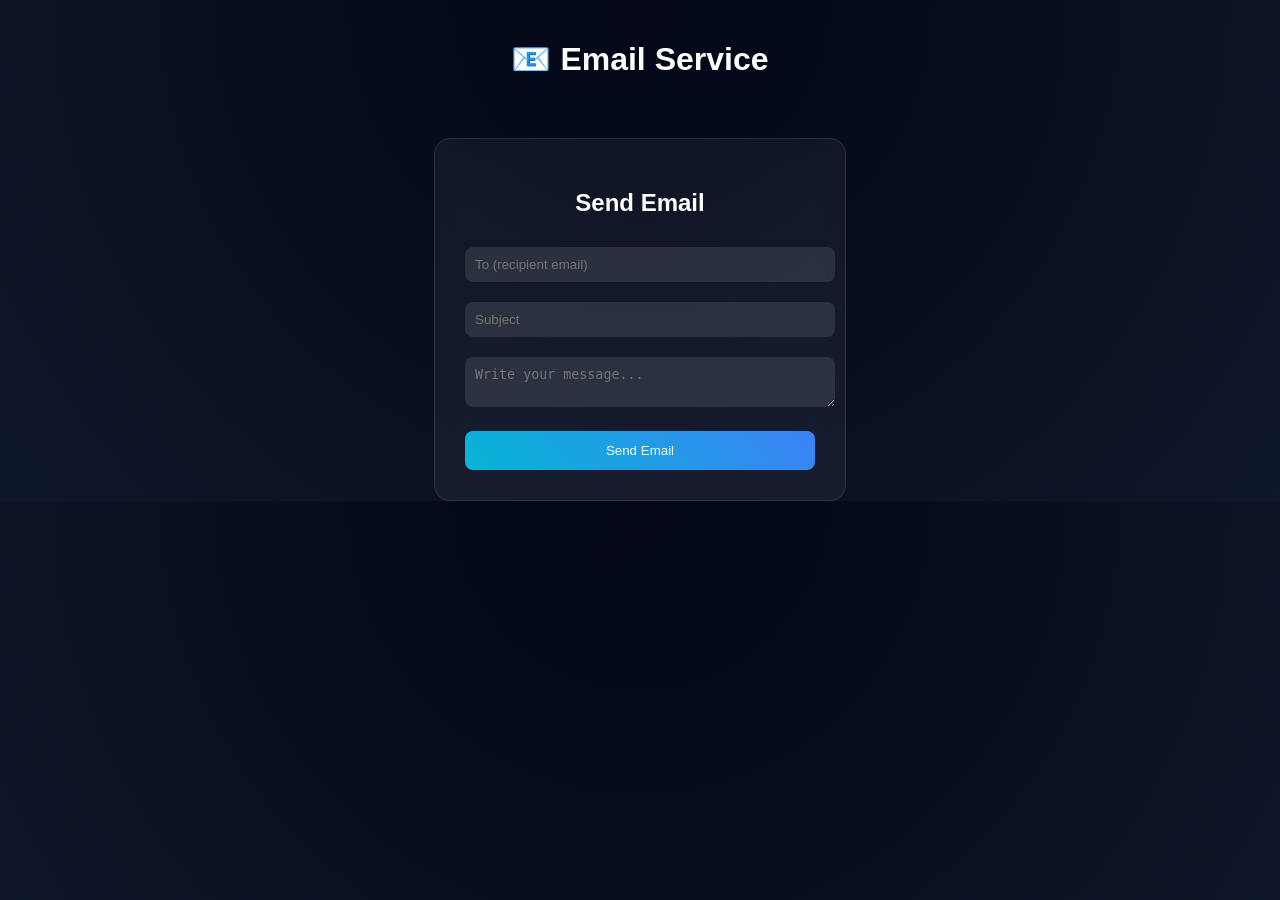
<file: email-ui/index.html>
<!DOCTYPE html>
<html>
<head>
  <meta charset="UTF-8">
  <title>Email Service</title>
  <link rel="stylesheet" href="style.css">
</head>

<body>

<h1>📧 Email Service</h1>

<div class="container">

  <form id="emailForm" class="card">

    <h2>Send Email</h2>

    <input type="email" id="to" placeholder="To (recipient email)" required>

    <input type="text" id="subject" placeholder="Subject" required>

    <textarea id="message" placeholder="Write your message..." required></textarea>

    <button type="submit">Send Email</button>

  </form>

  <div id="successMessage" class="success hidden">
    ✅ Email Sent Successfully!
  </div>

</div>

<script src="script.js"></script>

</body>
</html>
</file>
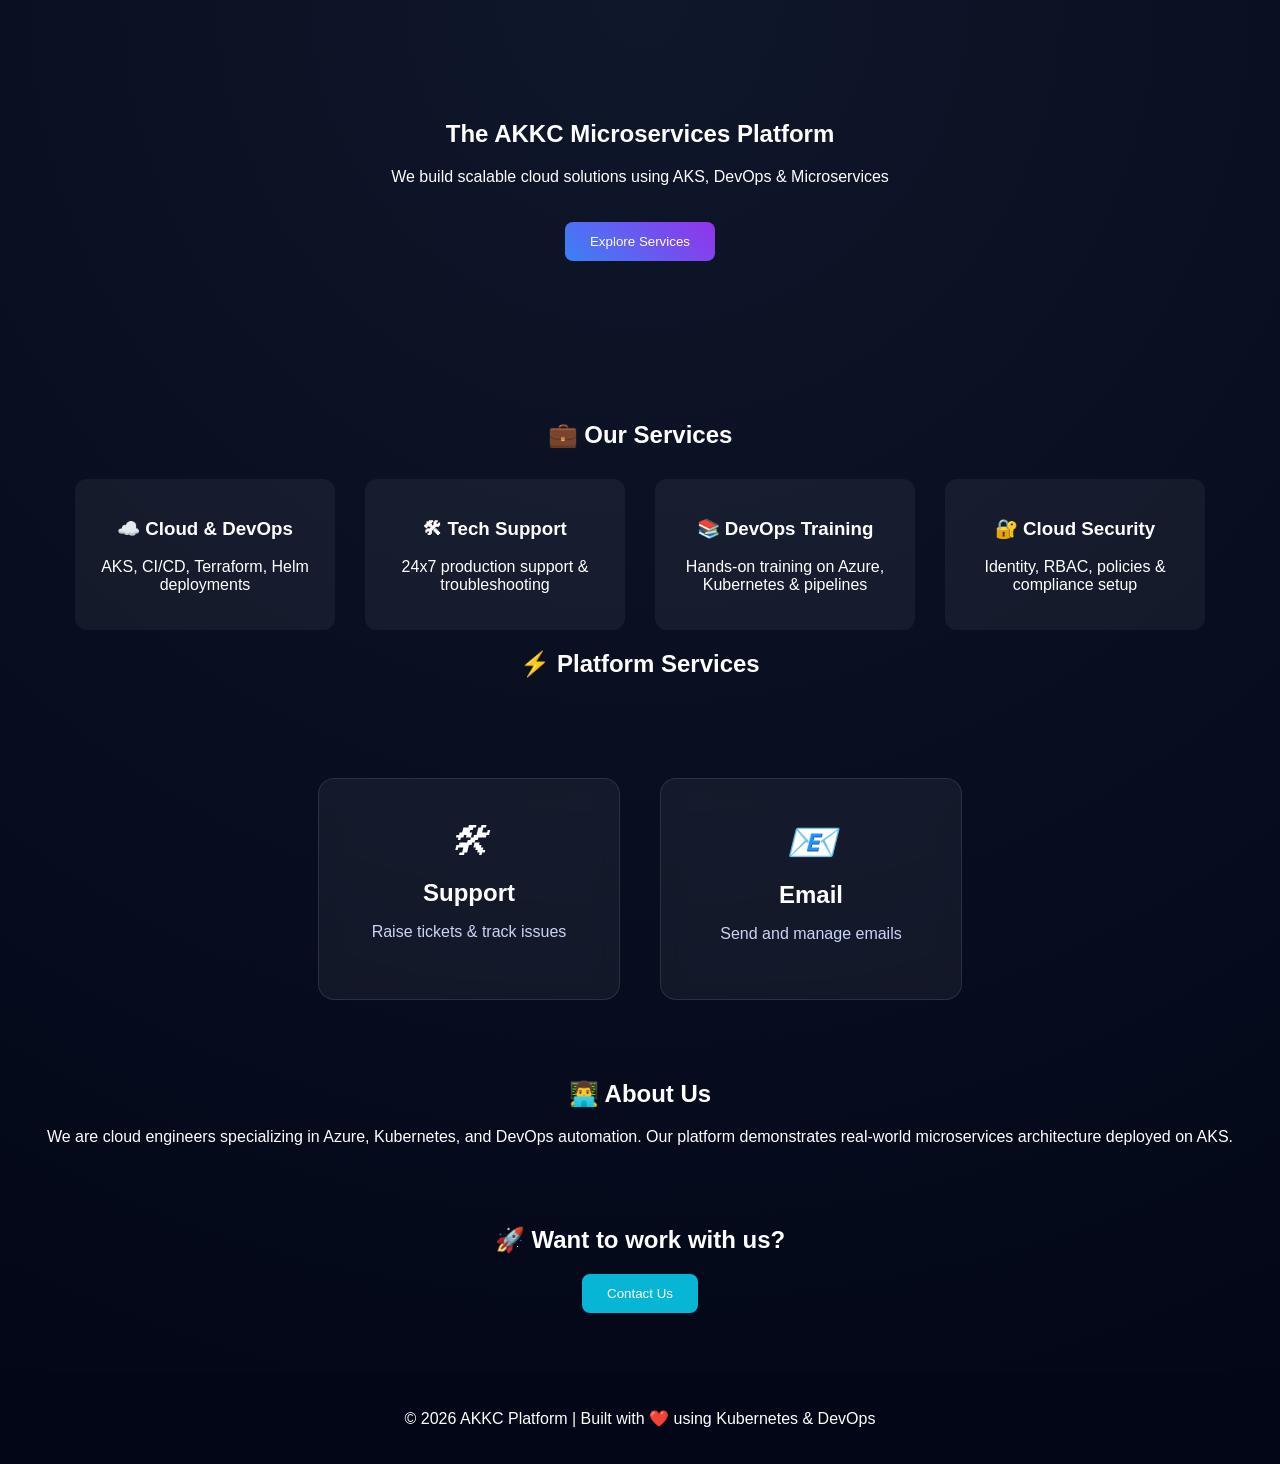
<file: main-ui/index.html>
<!DOCTYPE html>
<html>
<head>
  <meta charset="UTF-8">
  <title>AKKC Platform</title>
  <link rel="stylesheet" href="style.css">
</head>

<body>

<!-- 🔷 HERO SECTION -->
<section class="hero">
  <h1>The AKKC Microservices Platform</h1>
  <p>We build scalable cloud solutions using AKS, DevOps & Microservices</p>
  <button onclick="scrollToServices()">Explore Services</button>
</section>

<!-- 🔷 SERVICES SECTION -->
<section class="services" id="services">

  <h2>💼 Our Services</h2>

  <div class="service-container">

    <div class="service-box">
      <h3>☁️ Cloud & DevOps</h3>
      <p>AKS, CI/CD, Terraform, Helm deployments</p>
    </div>

    <div class="service-box">
      <h3>🛠 Tech Support</h3>
      <p>24x7 production support & troubleshooting</p>
    </div>

    <div class="service-box">
      <h3>📚 DevOps Training</h3>
      <p>Hands-on training on Azure, Kubernetes & pipelines</p>
    </div>

    <div class="service-box">
      <h3>🔐 Cloud Security</h3>
      <p>Identity, RBAC, policies & compliance setup</p>
    </div>

  </div>

</section>

<!-- 🔷 MICRO SERVICES NAVIGATION -->
<section class="microservices">

  <h2>⚡ Platform Services</h2>

  <div class="container">

    <div class="card" onclick="goTo('support')">
      <i>🛠</i>
      <h2>Support</h2>
      <p>Raise tickets & track issues</p>
    </div>

    <div class="card" onclick="goTo('email')">
      <i>📧</i>
      <h2>Email</h2>
      <p>Send and manage emails</p>
    </div>

  </div>

</section>

<!-- 🔷 ABOUT -->
<section class="about">
  <h2>👨‍💻 About Us</h2>
  <p>
    We are cloud engineers specializing in Azure, Kubernetes, and DevOps automation.
    Our platform demonstrates real-world microservices architecture deployed on AKS.
  </p>
</section>

<!-- 🔷 CTA -->
<section class="cta">
  <h2>🚀 Want to work with us?</h2>
  <button>Contact Us</button>
</section>

<!-- 🔷 FOOTER -->
<footer>
  <p>© 2026 AKKC Platform | Built with ❤️ using Kubernetes & DevOps</p>
</footer>

<script src="script.js"></script>

</body>
</html>
</file>
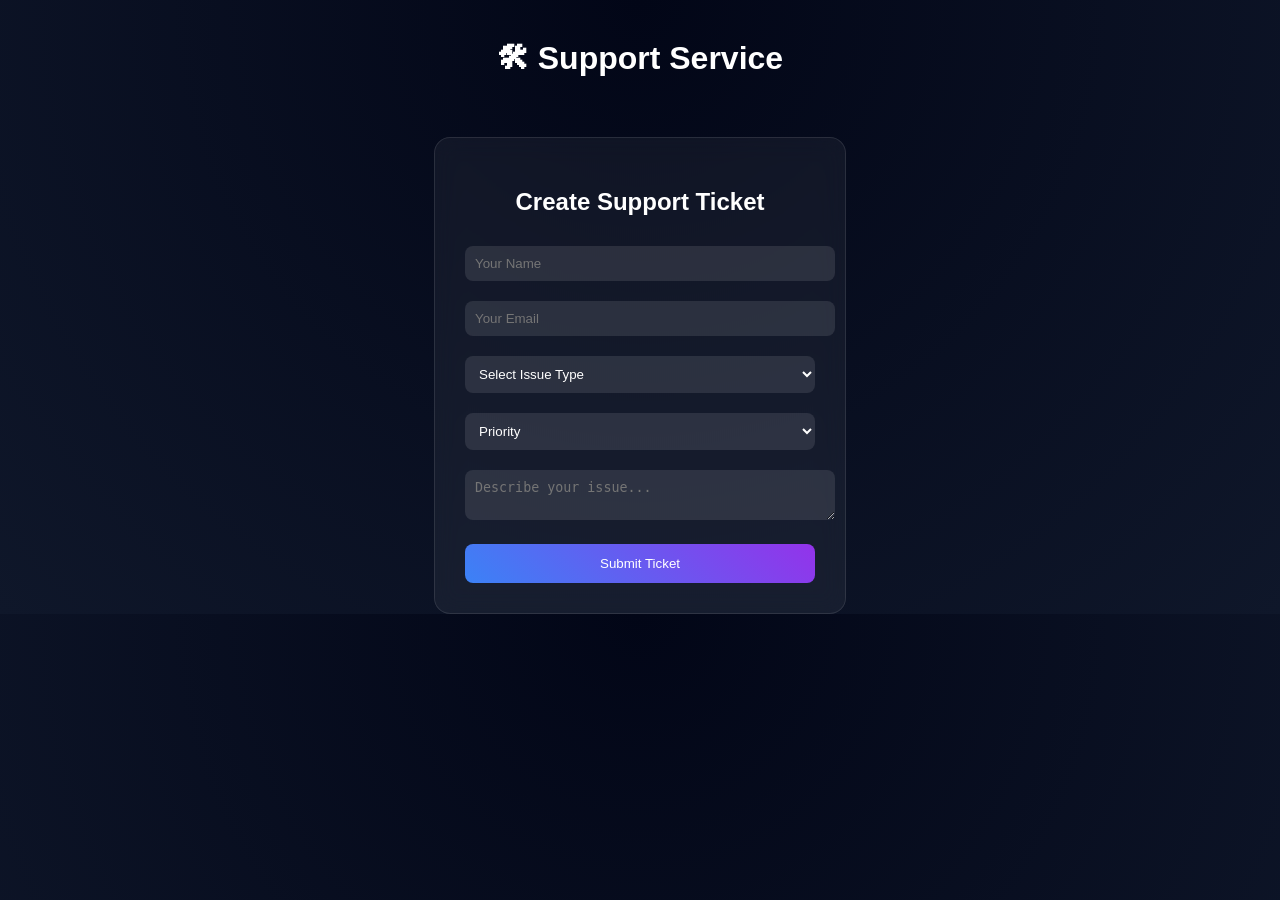
<file: support-ui/index.html>
<!DOCTYPE html>
<html>
<head>
  <meta charset="UTF-8">
  <title>Support Service</title>
  <link rel="stylesheet" href="style.css">
</head>

<body>

<h1>🛠 Support Service</h1>

<div class="container">

  <form id="ticketForm" class="card">

    <h2>Create Support Ticket</h2>

    <input type="text" id="name" placeholder="Your Name" required>

    <input type="email" id="email" placeholder="Your Email" required>

    <select id="issueType">
      <option value="">Select Issue Type</option>
      <option>Deployment Issue</option>
      <option>AKS Issue</option>
      <option>CI/CD Failure</option>
      <option>Other</option>
    </select>

    <select id="priority">
      <option value="">Priority</option>
      <option>Low</option>
      <option>Medium</option>
      <option>High</option>
    </select>

    <textarea id="description" placeholder="Describe your issue..." required></textarea>

    <button type="submit">Submit Ticket</button>

  </form>

  <div id="successMessage" class="success hidden">
    ✅ Ticket Submitted Successfully!
  </div>

</div>

<script src="script.js"></script>

</body>
</html>
</file>
<file: email-ui/style.css>
body {
  background: radial-gradient(circle at top, #020617, #0f172a);
  color: white;
  font-family: 'Poppins', sans-serif;
  text-align: center;
  margin: 0;
}

h1 {
  margin-top: 40px;
}

.container {
  display: flex;
  justify-content: center;
  margin-top: 60px;
}

/* Card */
.card {
  width: 350px;
  padding: 30px;
  border-radius: 16px;

  background: rgba(255, 255, 255, 0.05);
  backdrop-filter: blur(12px);

  border: 1px solid rgba(255,255,255,0.1);
}

/* Inputs */
input, textarea {
  width: 100%;
  padding: 10px;
  margin: 10px 0;

  border-radius: 8px;
  border: none;

  background: rgba(255,255,255,0.1);
  color: white;
}

/* Button */
button {
  width: 100%;
  padding: 12px;
  margin-top: 10px;

  border: none;
  border-radius: 8px;

  background: linear-gradient(45deg, #06b6d4, #3b82f6);
  color: white;

  cursor: pointer;
  transition: 0.3s;
}

button:hover {
  transform: scale(1.05);
}

/* Success */
.success {
  margin-top: 20px;
  color: #4ade80;
  font-weight: bold;
}

.hidden {
  display: none;
}
</file>
<file: main-ui/style.css>
body {
  background: radial-gradient(circle at top, #0f172a, #020617);
  color: white;
  font-family: 'Poppins', sans-serif;
  text-align: center;
  margin: 0;
  padding: 0;
}

h1 {
  margin-top: 40px;
}

/* Container */
.container {
  display: flex;
  justify-content: center;
  gap: 40px;
  margin-top: 100px;
  flex-wrap: wrap;
}

/* Card */
.card {
  position: relative;
  width: 260px;
  padding: 40px 20px;
  border-radius: 16px;
  cursor: pointer;

  background: rgba(255, 255, 255, 0.05);
  backdrop-filter: blur(10px);

  border: 1px solid rgba(255,255,255,0.1);

  transition: all 0.4s ease;
  overflow: hidden;
}

/* Glow Border */
.card::before {
  content: "";
  position: absolute;
  inset: -2px;
  border-radius: 16px;
  background: linear-gradient(45deg, #3b82f6, #9333ea, #06b6d4);
  z-index: -1;
  opacity: 0;
  transition: 0.4s;
}

/* Hover */
.card:hover::before {
  opacity: 1;
}


.card:hover {
  transform: translateY(-10px) scale(1.05);
  box-shadow: 0 20px 40px rgba(0,0,0,0.6);
}

/* Click */
.card:active {
  transform: scale(0.95);
}

/* Icon */
.card i {
  font-size: 40px;
  margin-bottom: 15px;
  display: block;
}

/* Text */
.card h2 {
  margin: 10px 0;
}

.card p {
  color: #cbd5f5;
}


/* HERO */
.hero {
  padding: 80px 20px;
}

.hero button {
  padding: 12px 25px;
  margin-top: 20px;
  border: none;
  border-radius: 8px;
  background: linear-gradient(45deg, #3b82f6, #9333ea);
  color: white;
  cursor: pointer;
}

/* SERVICES */
.services {
  margin-top: 80px;
}

.service-container {
  display: flex;
  justify-content: center;
  gap: 30px;
  flex-wrap: wrap;
  margin-top: 30px;
}

.service-box {
  width: 220px;
  padding: 20px;
  background: rgba(255,255,255,0.05);
  border-radius: 12px;
  transition: 0.3s;
}

.service-box:hover {
  transform: translateY(-8px);
}

/* ABOUT */
.about {
  margin: 80px 20px;
}

/* CTA */
.cta {
  margin: 60px 0;
}

.cta button {
  padding: 12px 25px;
  background: #06b6d4;
  border: none;
  border-radius: 8px;
  color: white;
  cursor: pointer;
}

/* FOOTER */
footer {
  margin-top: 50px;
  padding: 20px;
  background: #020617;
}
</file>
<file: support-ui/style.css>
body {
  background: radial-gradient(circle at top, #020617, #0f172a);
  color: white;
  font-family: 'Poppins', sans-serif;
  text-align: center;
  margin: 0;
}

h1 {
  margin-top: 40px;
}

.container {
  display: flex;
  justify-content: center;
  margin-top: 60px;
}

/* Card Form */
.card {
  width: 350px;
  padding: 30px;
  border-radius: 16px;

  background: rgba(255, 255, 255, 0.05);
  backdrop-filter: blur(12px);

  border: 1px solid rgba(255,255,255,0.1);
}

/* Inputs */
input, select, textarea {
  width: 100%;
  padding: 10px;
  margin: 10px 0;

  border-radius: 8px;
  border: none;

  background: rgba(255,255,255,0.1);
  color: white;
}

/* Button */
button {
  width: 100%;
  padding: 12px;
  margin-top: 10px;

  border: none;
  border-radius: 8px;

  background: linear-gradient(45deg, #3b82f6, #9333ea);
  color: white;

  cursor: pointer;
  transition: 0.3s;
}

button:hover {
  transform: scale(1.05);
}

/* Success Message */
.success {
  margin-top: 20px;
  color: #4ade80;
  font-weight: bold;
}

.hidden {
  display: none;
}
</file>
